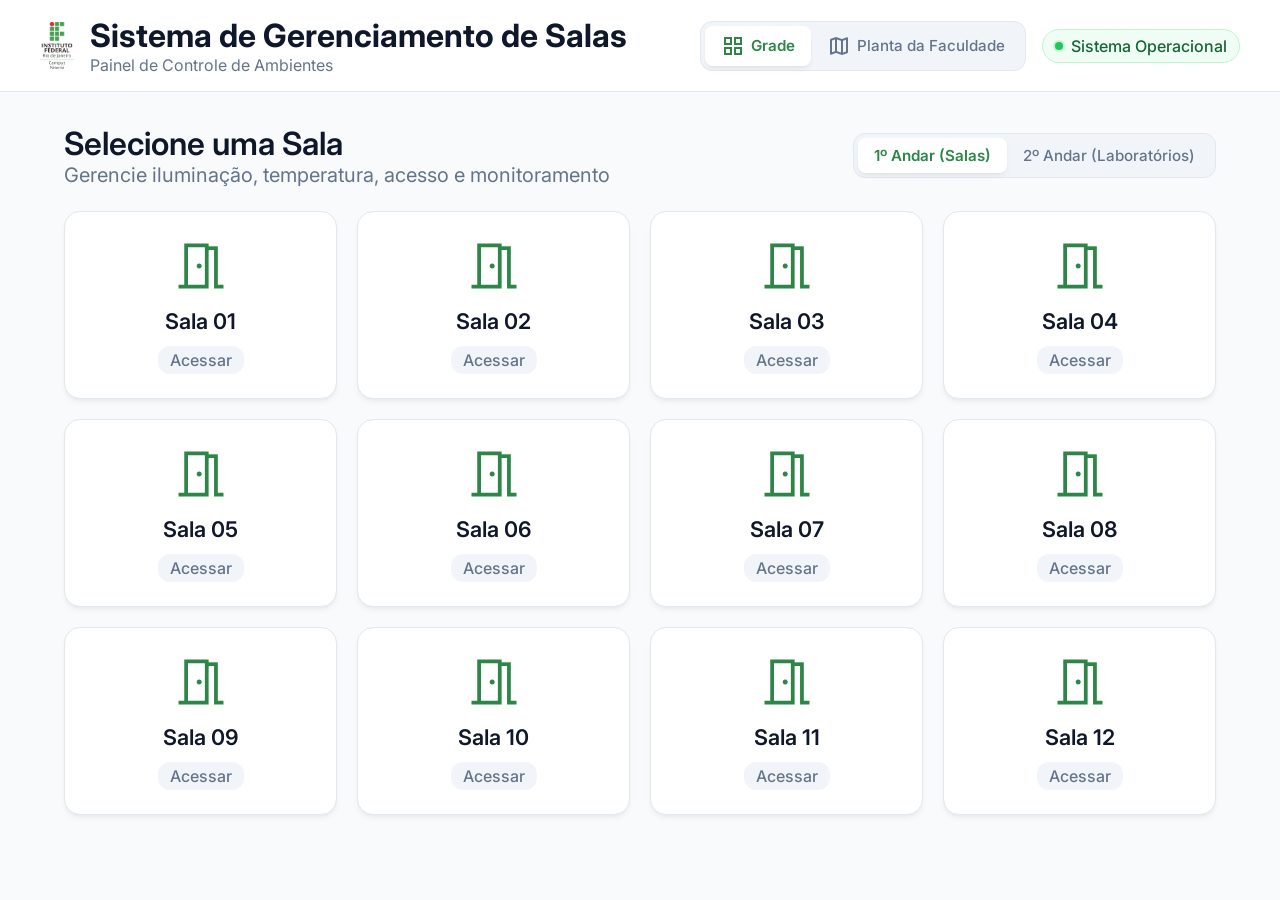
<file: index.html>
<!DOCTYPE html>
<html lang="pt-BR">
    <head>
        <meta charset="UTF-8">
        <meta name="viewport" content="width=device-width, initial-scale=1.0">
        <title>Sistemas de Automação IFRJ</title>
        <link rel="icon" href="imagens/iconeSiteIF.webp">

        <!-- Fonte Inter e Google Material Symbols -->
        <link rel="preconnect" href="https://fonts.googleapis.com">
        <link rel="preconnect" href="https://fonts.gstatic.com" crossorigin>
        <link href="https://fonts.googleapis.com/css2?family=Inter:wght@400;500;600;700&display=swap" rel="stylesheet">
        <link href="https://fonts.googleapis.com/css2?family=Material+Symbols+Outlined:opsz,wght,FILL,GRAD@24,400,0,0" rel="stylesheet">
        <link rel="stylesheet" href="style.css">
    </head>
    
    <body>
        <header class="app-header">
            <div class="header-container">
                <div class="brand">
                    <img src="imagens/logoIF.png" id="logo" alt="Logo IFRJ">
                    <div class="brand-info">
                        <h1>Sistema de Gerenciamento de Salas</h1>
                        <p>Painel de Controle de Ambientes</p>
                    </div>
                </div>
                <div class="header-actions">
                    <div class="view-toggle">
                        <button id="btnGrid" class="toggle-btn active" onclick="alternarVisao('grid')">
                            <span class="material-symbols-outlined">grid_view</span> Grade
                        </button>
                        <button id="btnMapa" class="toggle-btn" onclick="alternarVisao('mapa')">
                            <span class="material-symbols-outlined">map</span> Planta da Faculdade
                        </button>
                    </div>
                    <div class="system-status">
                        <span class="status-dot"></span>
                        <span>Sistema Operacional</span>
                    </div>
                </div>
            </div>
        </header>

        <main class="main-container">
            <!-- Visão em Grade com Filtro de Andar -->
            <div id="viewGrid" class="view-section active">
                <div class="section-header-flex">
                    <div class="section-title">
                        <h2>Selecione uma Sala</h2>
                        <p>Gerencie iluminação, temperatura, acesso e monitoramento</p>
                    </div>
                    <!-- Seletor de Andar para a Grade -->
                    <div class="floor-toggle">
                        <button id="btnAndar1" class="floor-btn active" onclick="alternarAndarGrade(1)">1º Andar (Salas)</button>
                        <button id="btnAndar2" class="floor-btn" onclick="alternarAndarGrade(2)">2º Andar (Laboratórios)</button>
                    </div>
                </div>

                <!-- Grid do 1º Andar (Salas 01 a 12) -->
                <div id="gridAndar1" class="salas-grid floor-grid active">
                    <button onclick="irParaSala(event)" data-sala="1" class="sala-card">
                        <span class="material-symbols-outlined icon">meeting_room</span>
                        <span class="sala-name">Sala 01</span>
                        <span class="sala-badge">Acessar</span>
                    </button>
                    <button onclick="irParaSala(event)" data-sala="2" class="sala-card">
                        <span class="material-symbols-outlined icon">meeting_room</span>
                        <span class="sala-name">Sala 02</span>
                        <span class="sala-badge">Acessar</span>
                    </button>
                    <button onclick="irParaSala(event)" data-sala="3" class="sala-card">
                        <span class="material-symbols-outlined icon">meeting_room</span>
                        <span class="sala-name">Sala 03</span>
                        <span class="sala-badge">Acessar</span>
                    </button>
                    <button onclick="irParaSala(event)" data-sala="4" class="sala-card">
                        <span class="material-symbols-outlined icon">meeting_room</span>
                        <span class="sala-name">Sala 04</span>
                        <span class="sala-badge">Acessar</span>
                    </button>
                    <button onclick="irParaSala(event)" data-sala="5" class="sala-card">
                        <span class="material-symbols-outlined icon">meeting_room</span>
                        <span class="sala-name">Sala 05</span>
                        <span class="sala-badge">Acessar</span>
                    </button>
                    <button onclick="irParaSala(event)" data-sala="6" class="sala-card">
                        <span class="material-symbols-outlined icon">meeting_room</span>
                        <span class="sala-name">Sala 06</span>
                        <span class="sala-badge">Acessar</span>
                    </button>
                    <button onclick="irParaSala(event)" data-sala="7" class="sala-card">
                        <span class="material-symbols-outlined icon">meeting_room</span>
                        <span class="sala-name">Sala 07</span>
                        <span class="sala-badge">Acessar</span>
                    </button>
                    <button onclick="irParaSala(event)" data-sala="8" class="sala-card">
                        <span class="material-symbols-outlined icon">meeting_room</span>
                        <span class="sala-name">Sala 08</span>
                        <span class="sala-badge">Acessar</span>
                    </button>
                    <button onclick="irParaSala(event)" data-sala="9" class="sala-card">
                        <span class="material-symbols-outlined icon">meeting_room</span>
                        <span class="sala-name">Sala 09</span>
                        <span class="sala-badge">Acessar</span>
                    </button>
                    <button onclick="irParaSala(event)" data-sala="10" class="sala-card">
                        <span class="material-symbols-outlined icon">meeting_room</span>
                        <span class="sala-name">Sala 10</span>
                        <span class="sala-badge">Acessar</span>
                    </button>
                    <button onclick="irParaSala(event)" data-sala="11" class="sala-card">
                        <span class="material-symbols-outlined icon">meeting_room</span>
                        <span class="sala-name">Sala 11</span>
                        <span class="sala-badge">Acessar</span>
                    </button>
                    <button onclick="irParaSala(event)" data-sala="12" class="sala-card">
                        <span class="material-symbols-outlined icon">meeting_room</span>
                        <span class="sala-name">Sala 12</span>
                        <span class="sala-badge">Acessar</span>
                    </button>
                </div>

                <!-- Grid do 2º Andar (Laboratórios) -->
                <div id="gridAndar2" class="salas-grid floor-grid">
                    <button onclick="irParaSalaMapa('Laboratório de Línguas')" data-sala="Laboratório de Línguas" class="sala-card lab-card">
                        <span class="material-symbols-outlined icon">science</span>
                        <span class="sala-name">Laboratório de Línguas</span>
                        <span class="sala-badge">Acessar</span>
                    </button>
                    <button onclick="irParaSalaMapa('Laboratório de Informática')" data-sala="Laboratório de Informática" class="sala-card lab-card">
                        <span class="material-symbols-outlined icon">computer</span>
                        <span class="sala-name">Laboratório de Informática</span>
                        <span class="sala-badge">Acessar</span>
                    </button>
                    <button onclick="irParaSalaMapa('Laboratório de Matemática')" data-sala="Laboratório de Matemática" class="sala-card lab-card">
                        <span class="material-symbols-outlined icon">calculate</span>
                        <span class="sala-name">Laboratório de Matemática</span>
                        <span class="sala-badge">Acessar</span>
                    </button>
                    <button onclick="irParaSalaMapa('Laboratório de Física')" data-sala="Laboratório de Física" class="sala-card lab-card">
                        <span class="material-symbols-outlined icon">bolt</span>
                        <span class="sala-name">Laboratório de Física</span>
                        <span class="sala-badge">Acessar</span>
                    </button>
                    <button onclick="irParaSalaMapa('Laboratório de Biologia')" data-sala="Laboratório de Biologia" class="sala-card lab-card">
                        <span class="material-symbols-outlined icon">biotech</span>
                        <span class="sala-name">Laboratório de Biologia</span>
                        <span class="sala-badge">Acessar</span>
                    </button>
                    <button onclick="irParaSalaMapa('Laboratório de Química')" data-sala="Laboratório de Química" class="sala-card lab-card">
                        <span class="material-symbols-outlined icon">biotech</span>
                        <span class="sala-name">Laboratório de Química</span>
                        <span class="sala-badge">Acessar</span>
                    </button>
                </div>
            </div>

            <!-- Visão em Planta Baixa da Faculdade -->
            <div id="viewMapa" class="view-section">
                <div class="section-title">
                    <h2>Planta Baixa - Campus Niterói</h2>
                    <p>Passe o mouse sobre as salas para ver o status em tempo real e clique para gerenciar</p>
                </div>

                <div class="campus-map-wrapper">
                    <div class="map-container">
                        <!-- Planta da Faculdade -->
                        <img src="imagens/plantaCampus.png" alt="Planta da Faculdade IFRJ" class="campus-map-img">
                        
                        <!-- Salas (1 a 12) -->
                        <div class="sala-hotspot" style="top: 92%; left: 73.5%;" onmouseenter="mostrarTooltip(event, 'Sala 01')" onmouseleave="esconderTooltip()" onclick="irParaSalaMapa('1')">
                            <span class="hotspot-pin">1</span>
                        </div>
                        <div class="sala-hotspot" style="top: 75%; left: 73.5%;" onmouseenter="mostrarTooltip(event, 'Sala 02')" onmouseleave="esconderTooltip()" onclick="irParaSalaMapa('2')">
                            <span class="hotspot-pin">2</span>
                        </div>
                        <div class="sala-hotspot" style="top: 58%; left: 73.5%;" onmouseenter="mostrarTooltip(event, 'Sala 03')" onmouseleave="esconderTooltip()" onclick="irParaSalaMapa('3')">
                            <span class="hotspot-pin">3</span>
                        </div>
                        <div class="sala-hotspot" style="top: 41%; left: 73.5%;" onmouseenter="mostrarTooltip(event, 'Sala 04')" onmouseleave="esconderTooltip()" onclick="irParaSalaMapa('4')">
                            <span class="hotspot-pin">4</span>
                        </div>
                        <div class="sala-hotspot" style="top: 24%; left: 73.5%;" onmouseenter="mostrarTooltip(event, 'Sala 05')" onmouseleave="esconderTooltip()" onclick="irParaSalaMapa('5')">
                            <span class="hotspot-pin">5</span>
                        </div>
                        <div class="sala-hotspot" style="top: 7%; left: 73.5%;" onmouseenter="mostrarTooltip(event, 'Sala 06')" onmouseleave="esconderTooltip()" onclick="irParaSalaMapa('6')">
                            <span class="hotspot-pin">6</span>
                        </div>
                        <div class="sala-hotspot" style="top: 7%; left: 84.5%;" onmouseenter="mostrarTooltip(event, 'Sala 07')" onmouseleave="esconderTooltip()" onclick="irParaSalaMapa('7')">
                            <span class="hotspot-pin">7</span>
                        </div>
                        <div class="sala-hotspot" style="top: 24%; left: 95.5%;" onmouseenter="mostrarTooltip(event, 'Sala 08')" onmouseleave="esconderTooltip()" onclick="irParaSalaMapa('8')">
                            <span class="hotspot-pin">8</span>
                        </div>
                        <div class="sala-hotspot" style="top: 41%; left: 95.5%;" onmouseenter="mostrarTooltip(event, 'Sala 09')" onmouseleave="esconderTooltip()" onclick="irParaSalaMapa('9')">
                            <span class="hotspot-pin">9</span>
                        </div>
                        <div class="sala-hotspot" style="top: 58%; left: 95.5%;" onmouseenter="mostrarTooltip(event, 'Sala 10')" onmouseleave="esconderTooltip()" onclick="irParaSalaMapa('10')">
                            <span class="hotspot-pin">10</span>
                        </div>
                        <div class="sala-hotspot" style="top: 75%; left: 95.5%;" onmouseenter="mostrarTooltip(event, 'Sala 11')" onmouseleave="esconderTooltip()" onclick="irParaSalaMapa('11')">
                            <span class="hotspot-pin">11</span>
                        </div>
                        <div class="sala-hotspot" style="top: 92%; left: 95.5%;" onmouseenter="mostrarTooltip(event, 'Sala 12')" onmouseleave="esconderTooltip()" onclick="irParaSalaMapa('12')">
                            <span class="hotspot-pin">12</span>
                        </div>

                        <!-- Laboratórios -->
                        <div class="sala-hotspot" style="top: 31%; left: 4%;" onmouseenter="mostrarTooltip(event, 'Laboratório de Línguas')" onmouseleave="esconderTooltip()" onclick="irParaSalaMapa('Laboratório de Línguas')">
                            <span class="hotspot-pin lab">Laboratório de Línguas</span>
                        </div>
                        <div class="sala-hotspot" style="top: 13.5%; left: 4%;" onmouseenter="mostrarTooltip(event, 'Laboratório de Informática')" onmouseleave="esconderTooltip()" onclick="irParaSalaMapa('Laboratório de Informática')">
                            <span class="hotspot-pin lab">Laboratório de Informática</span>
                        </div>
                        <div class="sala-hotspot" style="top: 23%; left: 26%;" onmouseenter="mostrarTooltip(event, 'Laboratório de Matemática')" onmouseleave="esconderTooltip()" onclick="irParaSalaMapa('Laboratório de Matemática')">
                            <span class="hotspot-pin lab">Laboratório de Matemática</span>
                        </div>
                        <div class="sala-hotspot" style="top: 48.5%; left: 26%;" onmouseenter="mostrarTooltip(event, 'Laboratório de Física')" onmouseleave="esconderTooltip()" onclick="irParaSalaMapa('Laboratório de Física')">
                            <span class="hotspot-pin lab">Laboratório de Física</span>
                        </div>
                        <div class="sala-hotspot" style="top: 65.5%; left: 26%;" onmouseenter="mostrarTooltip(event, 'Laboratório de Biologia')" onmouseleave="esconderTooltip()" onclick="irParaSalaMapa('Laboratório de Biologia')">
                            <span class="hotspot-pin lab">Laboratório de Biologia</span>
                        </div>
                        <div class="sala-hotspot" style="top: 91%; left: 26%;" onmouseenter="mostrarTooltip(event, 'Laboratório de Química')" onmouseleave="esconderTooltip()" onclick="irParaSalaMapa('Laboratório de Química')">
                            <span class="hotspot-pin lab">Laboratório de Química</span>
                        </div>
                    </div>
                </div>
            </div>
        </main>

        <!-- Tooltip flutuante de status -->
        <div id="mapTooltip" class="map-tooltip">
            <h4 id="tipSalaTitulo">Sala 01</h4>
            <p><strong>Status:</strong> <span id="tipStatus">Online</span></p>
            <p><strong>Luz:</strong> <span id="tipLuz">Desligada</span></p>
            <p><strong>Porta:</strong> <span id="tipTranca">Trancada</span></p>
            <p><strong>Ar 1:</strong> <span id="tipTemp1">23°C</span></p>
            <p><strong>Ar 2:</strong> <span id="tipTemp2">23°C</span></p>
            <span class="tip-hint">Clique para abrir o painel</span>
        </div>

        <script src="config_salas.js"></script>
        <script src="script.js"></script>
    </body>
</html>
</file>
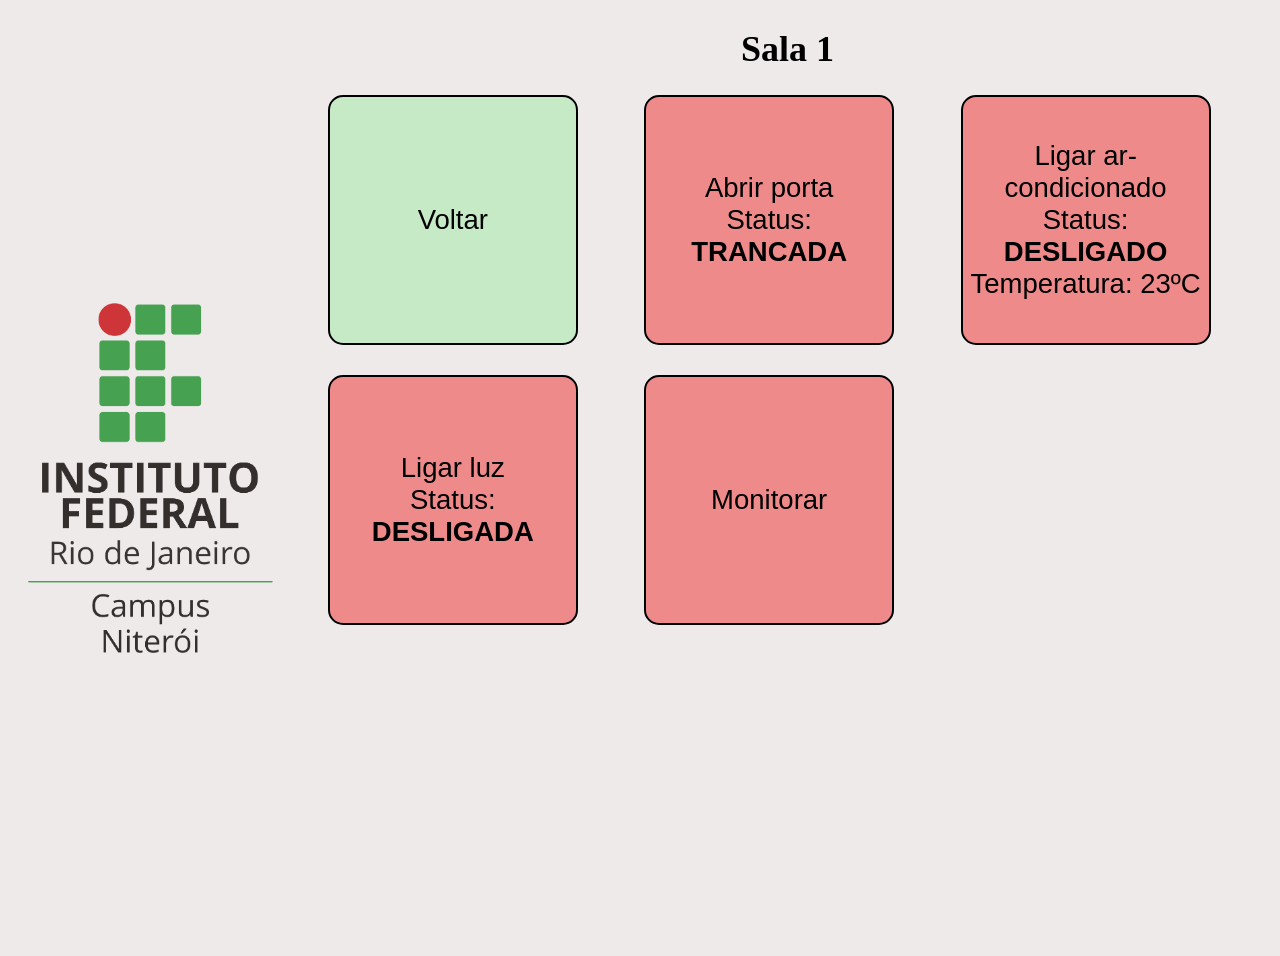
<file: sala_/index.html>
<html>
	<head>
		<title>Sala _</title>
		<link rel="stylesheet" href="style.css">
	</head>

	<body>
        <img src="../logoIF.png" id="logo">

        <div class="conteudo">
            <h1 id="salaNum">Sala_</h1>

            <div class="salas">
                <button onclick="voltar()">
                    Voltar
                </button>

                <button onclick="abrirPorta()" id="porta" class="acao">
                    Abrir porta <br>
                    Status: <b> TRANCADA </b>
                </button>

                <button onclick="ligarAr()" id="ar" class="acao">
                    Ligar ar-condicionado <br>
                    Status: <b> DESLIGADO </b> <br>
                    Temperatura: 23ºC
                </button>

                <button onclick="ligarLuz()" id="luz" class="acao">
                    Ligar luz <br>
                    Status: <b> DESLIGADA </b>
                </button>

                <button onclick="monitoramento()" id="monitorar" class="acao">
                    Monitorar
                </button>
            </div>
        </div>

        <script src="script.js"></script>
	</body>
</html>
</file>
<file: style.css>
:root {
    --primary: #2d8647;
    --primary-hover: #226836;
    --bg-main: #f8fafc;
    --card-bg: #ffffff;
    --text-main: #0f172a;
    --text-muted: #64748b;
    --border-color: #e2e8f0;
    --radius-lg: 16px;
    --radius-md: 10px;
    --shadow: 0 4px 6px -1px rgba(0, 0, 0, 0.05), 0 2px 4px -2px rgba(0, 0, 0, 0.05);
    --shadow-hover: 0 10px 15px -3px rgba(0, 0, 0, 0.1), 0 4px 6px -4px rgba(0, 0, 0, 0.05);
}

* {
    margin: 0;
    padding: 0;
    box-sizing: border-box;
    font-family: 'Inter', system-ui, -apple-system, sans-serif;
}

body {
    background-color: var(--bg-main);
    color: var(--text-main);
    min-height: 100vh;
    display: flex;
    flex-direction: column;
}

/* Header */
.app-header {
    background-color: var(--card-bg);
    border-bottom: 1px solid var(--border-color);
    padding: 16px 24px;
}

.header-container {
    max-width: 1200px;
    margin: 0 auto;
    display: flex;
    justify-content: space-between;
    align-items: center;
}

.brand {
    display: flex;
    align-items: center;
    gap: 16px;
}

#logo {
    height: 48px;
    width: auto;
    object-fit: contain;
}

.brand-info h1 {
    font-size: 2rem;
    font-weight: 700;
    color: var(--text-main);
}

.brand-info p {
    font-size: 1rem;
    color: var(--text-muted);
}

.system-status {
    display: flex;
    align-items: center;
    gap: 8px;
    background-color: #f0fdf4;
    padding: 6px 12px;
    border-radius: 20px;
    border: 1px solid #bbf7d0;
    color: #166534;
    font-size: 1rem;
    font-weight: 500;
}

.status-dot {
    width: 8px;
    height: 8px;
    background-color: #22c55e;
    border-radius: 50%;
    box-shadow: 0 0 0 2px rgba(34, 197, 94, 0.2);
}

/* Main */
.main-container {
    max-width: 1200px;
    margin: 0 auto;
    padding: 32px 24px;
    width: 100%;
}

.section-title {
    margin-bottom: 24px;
}

.section-title h2 {
    font-size: 2rem;
    font-weight: 600;
    color: var(--text-main);
}

.section-title p {
    color: var(--text-muted);
    font-size: 1.25rem;
}

/* Grid de Salas */
.salas-grid {
    display: grid;
    grid-template-columns: repeat(auto-fill, minmax(220px, 1fr));
    gap: 20px;
}

.sala-card {
    background-color: var(--card-bg);
    border: 1px solid var(--border-color);
    border-radius: var(--radius-lg);
    padding: 24px 16px;
    display: flex;
    flex-direction: column;
    align-items: center;
    justify-content: center;
    gap: 12px;
    cursor: pointer;
    box-shadow: var(--shadow);
    transition: all 0.2s ease-in-out;
}

.sala-card:hover {
    transform: translateY(-4px);
    box-shadow: var(--shadow-hover);
    border-color: var(--primary);
}

.sala-card .icon {
    font-size: 60px;
    color: var(--primary);
}

.sala-name {
    font-size: 1.35rem;
    font-weight: 600;
    color: var(--text-main);
}

.sala-badge {
    font-size: 1rem;
    padding: 4px 12px;
    background-color: #f1f5f9;
    color: var(--text-muted);
    border-radius: 12px;
    font-weight: 500;
    transition: background-color 0.2s;
}

.sala-card:hover .sala-badge {
    background-color: var(--primary);
    color: #ffffff;
}

/* Header Actions & View Toggle */
.header-actions {
    display: flex;
    align-items: center;
    gap: 16px;
}

.view-toggle {
    display: flex;
    background-color: #f1f5f9;
    padding: 4px;
    border-radius: 12px;
    border: 1px solid var(--border-color);
}

.toggle-btn {
    display: flex;
    align-items: center;
    gap: 6px;
    background: transparent;
    border: none;
    padding: 8px 16px;
    border-radius: 8px;
    font-size: 0.95rem;
    font-weight: 500;
    color: var(--text-muted);
    cursor: pointer;
    transition: all 0.2s ease;
}

.toggle-btn.active {
    background-color: var(--card-bg);
    color: var(--primary);
    box-shadow: var(--shadow);
    font-weight: 600;
}

.view-section {
    display: none;
}

.view-section.active {
    display: block;
}

/* Seletor de Andares na Grade */
.section-header-flex {
    display: flex;
    justify-content: space-between;
    align-items: center;
    flex-wrap: wrap;
    gap: 16px;
    margin-bottom: 24px;
}

.section-header-flex .section-title {
    margin-bottom: 0;
}

.floor-toggle {
    display: flex;
    background-color: #f1f5f9;
    padding: 4px;
    border-radius: 12px;
    border: 1px solid var(--border-color);
}

.floor-btn {
    background: transparent;
    border: none;
    padding: 8px 16px;
    border-radius: 8px;
    font-size: 0.95rem;
    font-weight: 500;
    color: var(--text-muted);
    cursor: pointer;
    transition: all 0.2s ease;
}

.floor-btn.active {
    background-color: var(--card-bg);
    color: var(--primary);
    box-shadow: var(--shadow);
    font-weight: 600;
}

.floor-grid {
    display: none;
}

.floor-grid.active {
    display: grid;
}

.lab-card .icon {
    color: #0284c7 !important;
}

.lab-card:hover {
    border-color: #0284c7;
}

/* Planta e Hotspots Corrigidos */
.campus-map-wrapper {
    background-color: var(--card-bg);
    border: 1px solid var(--border-color);
    border-radius: var(--radius-lg);
    padding: 20px;
    box-shadow: var(--shadow);
}

.map-container {
    position: relative;
    width: 100%;
    max-height: 700px;
    overflow: hidden;
    border-radius: var(--radius-md);
    background-color: #f1f5f9;
    display: flex;
    justify-content: center;
    align-items: center;
}

.campus-map-img {
    width: 100%;
    height: auto;
    max-height: 650px;
    object-fit: contain;
    display: block;
}

/* Ajuste limpo para as caixas de texto não vazarem */
.sala-hotspot {
    position: absolute;
    transform: translate(-50%, -50%);
    cursor: pointer;
    z-index: 10;
    transition: transform 0.2s ease;
    max-width: 110px; 
}

.sala-hotspot:hover {
    transform: translate(-50%, -50%) scale(1.1);
    z-index: 20;
}

.hotspot-pin {
    display: flex;
    align-items: center;
    justify-content: center;
    min-width: 32px;
    min-height: 32px;
    padding: 4px 8px;
    background-color: var(--primary);
    color: white;
    font-weight: 700;
    font-size: 0.8rem;
    border-radius: 12px;
    box-shadow: 0 3px 8px rgba(0, 0, 0, 0.3);
    border: 2px solid white;
    text-align: center;
    line-height: 1.15;
    white-space: normal;
    word-break: break-word;
}

.hotspot-pin.lab {
    background-color: #0284c7;
    font-size: 0.7rem;
    padding: 5px 8px;
    border-radius: 10px;
}

.sala-hotspot:hover .hotspot-pin {
    background-color: var(--primary-hover);
}

.sala-hotspot:hover .hotspot-pin.lab {
    background-color: #0369a1;
}

/* Tooltip */
.map-tooltip {
    display: none;
    position: fixed;
    background-color: var(--card-bg);
    border: 1px solid var(--border-color);
    padding: 14px 18px;
    border-radius: var(--radius-md);
    box-shadow: 0 10px 25px rgba(0, 0, 0, 0.15);
    z-index: 1000;
    width: 220px;
    pointer-events: none;
}

.map-tooltip h4 {
    font-size: 1.1rem;
    font-weight: 600;
    color: var(--text-main);
    margin-bottom: 8px;
    border-bottom: 1px solid var(--border-color);
    padding-bottom: 4px;
}

.map-tooltip p {
    font-size: 0.9rem;
    color: var(--text-muted);
    margin-bottom: 4px;
}

.map-tooltip span {
    color: var(--text-main);
    font-weight: 500;
}

.tip-hint {
    display: block;
    margin-top: 8px;
    font-size: 0.8rem;
    color: var(--primary);
    font-weight: 600;
    text-align: center;
    background-color: #f0fdf4;
    padding: 4px;
    border-radius: 4px;
}

@media (max-width: 768px) {
    .header-container {
        flex-direction: column;
        align-items: flex-start;
        gap: 16px;
    }
    .header-actions {
        width: 100%;
        justify-content: space-between;
    }
    .section-header-flex {
        flex-direction: column;
        align-items: flex-start;
    }
}
</file>
<file: sala_/style.css>
body { 
    display: flex;
    flex-direction: row;
    align-items: flex-start;
    justify-content: center;
    min-height: 100vh;
    padding: 20px;
    gap: 50px;
    background-color: rgb(238, 234, 234);
}

#logo {
    width: 20%;
    height: auto;
    align-self: center; /* Centraliza verticalmente apenas a imagem */
}

.conteudo {
    display: flex;
    flex-direction: column;
    align-items: center;
    width: 100%;
    max-width: 1200px;
    gap: 20px;
}

#salaNum {
    margin: 0;
    font-size: 36px;
    text-align: center;
}

.salas {
    display: grid;
    grid-template-columns: repeat(auto-fit, minmax(250px, 1fr));
    gap: 20px;
    width: 100%;
}

button {
    margin: 5px;
    font-size: 27.5px;
    aspect-ratio: 1 / 1;
    max-width: 250px;
    border-radius: 15px;
    border: 2px solid black;
    background-color: rgb(198, 233, 198);
}

.acao { background-color: rgb(238, 138, 138); }

button:hover { 
    cursor: pointer;
    transition: transform 0.2s, background-color 0.2s;
    transform: scale(1.05);
}

button:active { 
    transform: scale(0.95);
    background-color: rgb(97, 175, 97);
}
</file>
